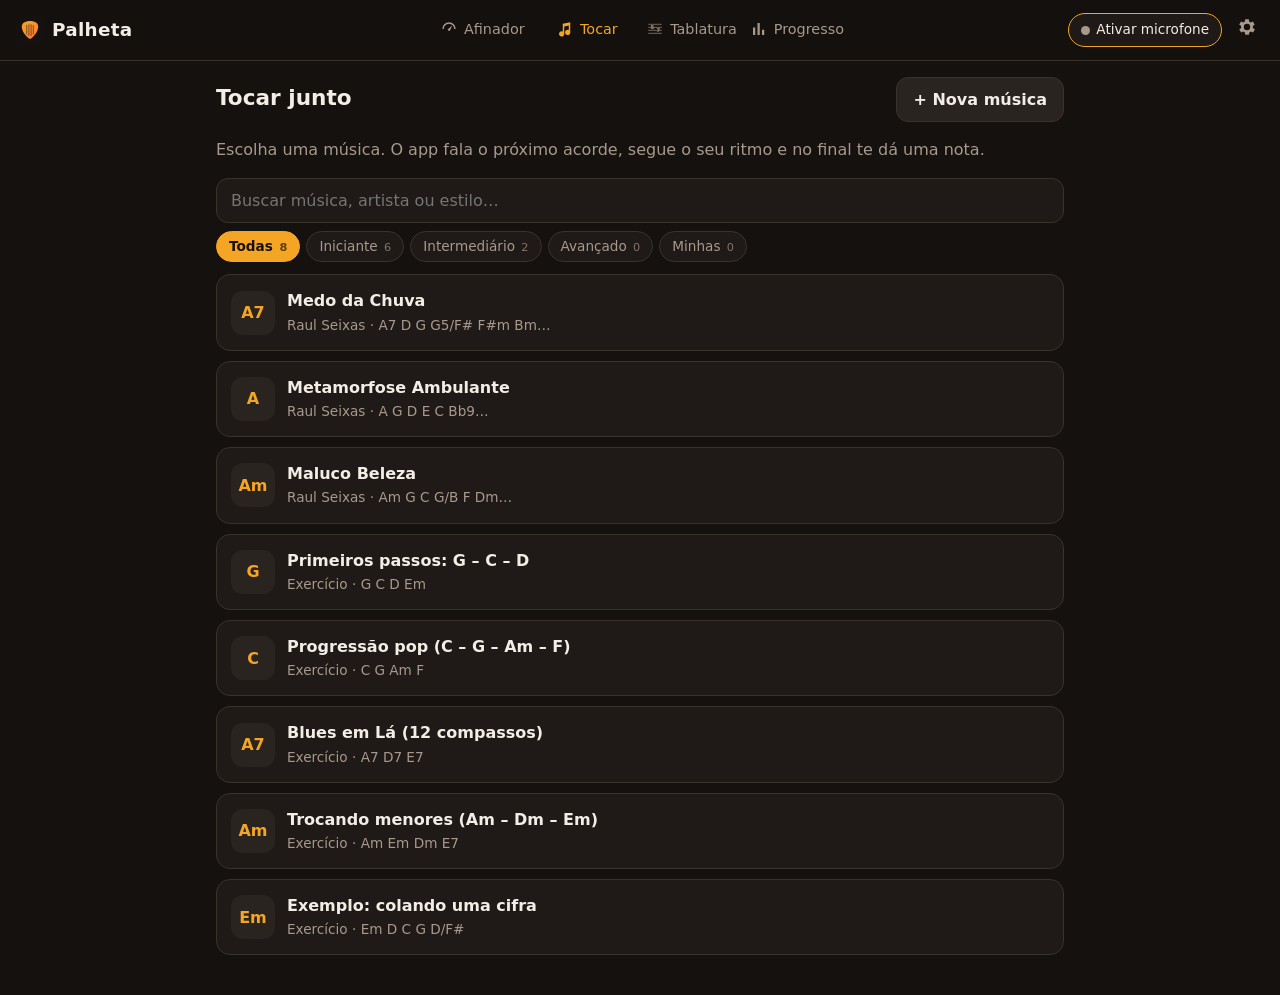
<file: index.html>
<!doctype html>
<html lang="pt-BR">
<head>
  <meta charset="utf-8" />
  <meta name="viewport" content="width=device-width, initial-scale=1, viewport-fit=cover" />
  <title>Palheta — treino de guitarra</title>
  <meta name="description" content="Afinador, acompanhamento de acordes no seu ritmo e treino de solos com tablatura." />
  <meta name="theme-color" content="#14110f" />
  <link rel="manifest" href="manifest.webmanifest" />
  <link rel="icon" href="icons/icon.svg" type="image/svg+xml" />
  <link rel="apple-touch-icon" href="icons/icon-192.png" />
  <meta name="apple-mobile-web-app-capable" content="yes" />
  <meta name="apple-mobile-web-app-status-bar-style" content="black-translucent" />
  <link rel="stylesheet" href="css/styles.css" />
</head>
<body>
  <header class="topbar">
    <div class="brand">
      <img src="icons/icon.svg" alt="" width="28" height="28" />
      <span>Palheta</span>
    </div>
    <div class="top-actions">
      <button id="btn-install" class="chip hidden" type="button">Instalar app</button>
      <button id="btn-mic" class="chip mic-off" type="button" aria-live="polite">
        <span class="mic-dot"></span><span class="mic-label">Microfone desligado</span>
      </button>
      <button id="btn-settings" class="icon-btn" type="button" aria-label="Ajustes">
        <svg viewBox="0 0 24 24" width="22" height="22"><path fill="currentColor" d="M19.4 13a7.5 7.5 0 0 0 0-2l2-1.6-2-3.4-2.4 1a7 7 0 0 0-1.7-1L15 3.5h-4l-.4 2.5a7 7 0 0 0-1.7 1l-2.4-1-2 3.4L6.6 11a7.5 7.5 0 0 0 0 2l-2 1.6 2 3.4 2.4-1a7 7 0 0 0 1.7 1l.4 2.5h4l.4-2.5a7 7 0 0 0 1.7-1l2.4 1 2-3.4zM13 15.5a3.5 3.5 0 1 1 0-7 3.5 3.5 0 0 1 0 7z" transform="translate(-1 0)"/></svg>
      </button>
    </div>
  </header>

  <main id="main">
    <!-- AFINADOR -->
    <section id="view-tuner" class="view" data-view="tuner">
      <div class="tuner card">
        <div class="tuner-note">
          <div id="tuner-letter" class="big-note">–</div>
          <div id="tuner-solfege" class="solfege">Toque uma corda</div>
        </div>
        <div class="meter" aria-hidden="true">
          <div class="meter-scale">
            <span>-50</span><span>-25</span><span class="zero">0</span><span>+25</span><span>+50</span>
          </div>
          <div class="meter-track"><div class="meter-center"></div><div id="tuner-needle" class="needle"></div></div>
        </div>
        <div class="tuner-readout">
          <span id="tuner-cents">— cents</span>
          <span id="tuner-freq">— Hz</span>
        </div>
        <div id="tuner-status" class="tuner-status">Aguardando som…</div>
      </div>

      <div class="card">
        <div class="row-between">
          <h3>Cordas</h3>
          <select id="tuning-select" aria-label="Afinação"></select>
        </div>
        <div id="strings" class="strings"></div>
        <p class="muted small">Toque em uma corda para ouvir a nota de referência.</p>
      </div>

      <div class="card">
        <h3>Detector de acordes</h3>
        <div class="detector">
          <div id="detector-chord" class="detector-chord">–</div>
          <div class="chroma" id="chroma-bars"></div>
        </div>
        <div class="level"><div id="level-bar"></div><div id="level-gate"></div></div>
        <p class="muted small">Use para testar se o app está ouvindo bem. Se a barra não passar da marca, aumente a sensibilidade nos ajustes.</p>
      </div>
    </section>

    <!-- TOCAR (ACORDES) -->
    <section id="view-play" class="view" data-view="play">
      <div id="play-list-panel">
        <div class="row-between">
          <h2>Tocar junto</h2>
          <button id="btn-new-song" class="btn" type="button">+ Nova música</button>
        </div>
        <p class="muted">Escolha uma música. O app fala o próximo acorde, segue o seu ritmo e no final te dá uma nota.</p>
        <div class="filters" id="song-filters">
          <input type="search" class="search" placeholder="Buscar música, artista ou estilo…" aria-label="Buscar músicas" />
          <div class="filter-chips"></div>
        </div>
        <div id="song-list" class="list"></div>
      </div>

      <div id="play-setup-panel" class="hidden">
        <button class="back" type="button" data-back="play">← Músicas</button>
        <div class="card">
          <h2 id="setup-title"></h2>
          <p id="setup-artist" class="muted"></p>
          <div id="setup-meta" class="meta-tags"></div>
          <div id="setup-recording" class="note hidden"></div>
          <div id="setup-lyrics" class="note hidden"></div>
          <div id="setup-chords" class="chips"></div>
          <div class="actions left">
            <button id="btn-lyrics-song" class="btn ghost small" type="button">📝 Adicionar letra</button>
            <button id="btn-record-song" class="btn ghost small" type="button">⏺ Gravar durações</button>
            <button id="btn-copy-song" class="btn ghost small" type="button">⧉ Copiar como texto</button>
          </div>
        </div>
        <div class="card form">
          <label>Modo
            <div class="seg" id="mode-seg">
              <button type="button" data-mode="follow" class="on">Seguir meu ritmo</button>
              <button type="button" data-mode="metronome">Metrônomo fixo</button>
            </div>
          </label>
          <p id="mode-help" class="muted small"></p>
          <label>Andamento inicial: <b><span id="bpm-val"></span> BPM</b>
            <input id="bpm-range" type="range" min="40" max="200" step="1" />
          </label>
          <label class="check"><input id="opt-countin" type="checkbox" checked /> Contagem antes de começar</label>
          <label class="check" id="opt-click-wrap"><input id="opt-click" type="checkbox" checked /> Clique do metrônomo durante a música</label>
          <label class="check"><input id="opt-voice" type="checkbox" /> Voz anunciando os acordes</label>
          <div class="actions">
            <button id="btn-edit-song" class="btn ghost" type="button">Editar</button>
            <button id="btn-start-song" class="btn primary big" type="button">▶ Começar</button>
          </div>
        </div>
      </div>

      <div id="play-session-panel" class="hidden">
        <div class="session-head">
          <div>
            <div id="sess-title" class="sess-title"></div>
            <div id="sess-sub" class="muted small"></div>
          </div>
          <div class="sess-stats">
            <div><span id="sess-bpm">–</span><small>BPM</small></div>
          </div>
        </div>
        <div class="stage card">
          <div id="sess-count" class="countin hidden"></div>
          <div class="now">
            <div class="now-label">Toque agora</div>
            <div id="sess-chord" class="now-chord">–</div>
            <div id="sess-chord-name" class="now-name"></div>
            <div class="beats" id="sess-beats"></div>
          </div>
          <div class="shape-wrap">
            <div id="sess-shape" class="shape"></div>
            <button id="btn-hear" class="chip" type="button">🔊 Ouvir</button>
          </div>
          <div class="next">
            <div class="now-label">Próximo</div>
            <div id="sess-next" class="next-chord">–</div>
          </div>
        </div>
        <div id="lyrics-view" class="card lyrics-view hidden" aria-live="off"></div>
        <div class="listen card">
          <div class="listen-row">
            <span class="muted">Ouvindo:</span>
            <b id="sess-detected">–</b>
            <span id="sess-match" class="match-dot"></span>
          </div>
          <div id="sess-hint" class="hint"></div>
        </div>
        <div id="timeline" class="timeline"></div>
        <div class="actions">
          <button id="btn-skip" class="btn ghost" type="button">Pular acorde</button>
          <button id="btn-stop" class="btn danger" type="button">■ Parar</button>
        </div>
      </div>

      <div id="play-results-panel" class="hidden"></div>
    </section>

    <!-- TABLATURA -->
    <section id="view-tab" class="view" data-view="tab">
      <div id="tab-list-panel">
        <div class="row-between">
          <h2>Tablatura / solos</h2>
          <button id="btn-new-tab" class="btn" type="button">+ Nova tablatura</button>
        </div>
        <p class="muted">Treine solos nota a nota. Cole uma tablatura em texto (e|---5---) e o app confere cada nota que você toca.</p>
        <div class="filters" id="tab-filters">
          <input type="search" class="search" placeholder="Buscar tablatura…" aria-label="Buscar tablaturas" />
          <div class="filter-chips"></div>
        </div>
        <div id="tab-list" class="list"></div>
      </div>

      <div id="tab-setup-panel" class="hidden">
        <button class="back" type="button" data-back="tab">← Tablaturas</button>
        <div class="card">
          <h2 id="tsetup-title"></h2>
          <p id="tsetup-info" class="muted"></p>
          <div id="tsetup-meta" class="meta-tags"></div>
          <div id="tsetup-preview" class="tab-scroll"></div>
        </div>
        <div class="card form">
          <label>Modo
            <div class="seg" id="tmode-seg">
              <button type="button" data-mode="wait" class="on">Espera (no meu tempo)</button>
              <button type="button" data-mode="metronome">Com metrônomo</button>
            </div>
          </label>
          <p id="tmode-help" class="muted small"></p>
          <div id="tmetro-opts">
            <label>Andamento: <b><span id="tbpm-val"></span> BPM</b>
              <input id="tbpm-range" type="range" min="30" max="200" step="1" />
            </label>
            <label>Notas por tempo
              <select id="tperbeat">
                <option value="1">1 (semínimas)</option>
                <option value="2">2 (colcheias)</option>
                <option value="3">3 (tercinas)</option>
                <option value="4">4 (semicolcheias)</option>
              </select>
            </label>
          </div>
          <label class="check"><input id="topt-speak" type="checkbox" /> Falar cada nota (modo espera)</label>
          <div class="actions">
            <button id="btn-copy-tab" class="btn ghost" type="button">⧉ Copiar</button>
            <button id="btn-edit-tab" class="btn ghost" type="button">Editar</button>
            <button id="btn-start-tab" class="btn primary big" type="button">▶ Começar</button>
          </div>
        </div>
      </div>

      <div id="tab-session-panel" class="hidden">
        <div class="session-head">
          <div>
            <div id="tsess-title" class="sess-title"></div>
            <div id="tsess-sub" class="muted small"></div>
          </div>
          <div class="sess-stats"><div><span id="tsess-progress">0/0</span><small>notas</small></div></div>
        </div>
        <div class="card tab-now">
          <div>
            <div class="now-label">Toque agora</div>
            <div id="tsess-note" class="now-chord small-chord">–</div>
            <div id="tsess-where" class="now-name"></div>
          </div>
          <div>
            <div class="now-label">Ouvindo</div>
            <div id="tsess-detected" class="detected-note">–</div>
          </div>
        </div>
        <div id="tsess-hint" class="hint"></div>
        <div id="tsess-tab" class="tab-scroll live"></div>
        <div class="actions">
          <button id="btn-tstop" class="btn danger" type="button">■ Parar</button>
        </div>
      </div>

      <div id="tab-results-panel" class="hidden"></div>
    </section>

    <!-- PROGRESSO -->
    <section id="view-progress" class="view" data-view="progress">
      <div class="row-between">
        <h2>Seu progresso</h2>
        <button id="btn-clear-history" class="btn ghost small" type="button">Limpar</button>
      </div>
      <div id="progress-summary" class="stats-grid"></div>
      <div id="history-list" class="list"></div>
    </section>
  </main>

  <nav class="tabbar" aria-label="Navegação">
    <button data-nav="tuner" type="button">
      <svg viewBox="0 0 24 24"><path d="M12 3a9 9 0 0 0-9 9h2a7 7 0 0 1 14 0h2a9 9 0 0 0-9-9zm4.2 4.4-4.9 4.2a1.6 1.6 0 1 0 2.2 2.2z" fill="currentColor"/></svg>
      <span>Afinador</span>
    </button>
    <button data-nav="play" type="button">
      <svg viewBox="0 0 24 24"><path d="M19 3 9 5v10.3A3.5 3.5 0 1 0 11 18V8.6l6-1.2v5.9A3.5 3.5 0 1 0 19 16z" fill="currentColor"/></svg>
      <span>Tocar</span>
    </button>
    <button data-nav="tab" type="button">
      <svg viewBox="0 0 24 24"><path d="M3 5h18v1.5H3zm0 4h18v1.5H3zm0 4h18v1.5H3zm0 4h18v1.5H3z" fill="currentColor" opacity=".5"/><text x="6" y="12" font-size="7" font-weight="700" fill="currentColor">5</text><text x="14" y="16" font-size="7" font-weight="700" fill="currentColor">7</text></svg>
      <span>Tablatura</span>
    </button>
    <button data-nav="progress" type="button">
      <svg viewBox="0 0 24 24"><path d="M4 20V10h3v10zm6 0V4h3v16zm6 0v-7h3v7z" fill="currentColor"/></svg>
      <span>Progresso</span>
    </button>
  </nav>

  <!-- Editor de música / tablatura -->
  <dialog id="editor" class="sheet">
    <form method="dialog" id="editor-form">
      <div class="sheet-head">
        <h2 id="editor-title">Nova música</h2>
        <button type="button" class="icon-btn" data-close aria-label="Fechar">✕</button>
      </div>
      <label>Título <input name="title" required maxlength="80" /></label>
      <label>Artista <input name="artist" maxlength="80" /></label>
      <div class="two">
        <label>BPM <input name="bpm" type="number" min="30" max="240" value="80" /></label>
        <label id="ed-bpb-wrap">Tempos por compasso <input name="beatsPerBar" type="number" min="2" max="12" value="4" /></label>
        <label id="ed-perbeat-wrap" class="hidden">Notas por tempo <input name="perBeat" type="number" min="1" max="4" value="2" /></label>
      </div>
      <div class="two">
        <label id="ed-key-wrap">Tom <input name="key" maxlength="6" placeholder="ex.: D" /></label>
        <label id="ed-capo-wrap">Capotraste <input name="capo" type="number" min="0" max="12" value="0" /></label>
        <label>Nível
          <select name="level">
            <option value="iniciante">Iniciante</option>
            <option value="intermediario">Intermediário</option>
            <option value="avancado">Avançado</option>
          </select>
        </label>
      </div>
      <label>Estilos / tags <input name="tags" maxlength="120" placeholder="rock, nacional, anos 70" /></label>
      <label><span id="ed-text-label">Acordes / cifra</span>
        <textarea name="text" rows="10" spellcheck="false"></textarea>
      </label>
      <details class="help" id="ed-help-chords">
        <summary>Como escrever</summary>
        <ul>
          <li><b>Cole a cifra inteira</b> (ex.: do Cifra Club). As linhas com letra são ignoradas, cada acorde vira 1 compasso.</li>
          <li><code>| G . C . | D |</code> — compassos; cada <code>.</code> estende o acorde anterior.</li>
          <li><code>G:2 C:2 D:4</code> — duração em tempos.</li>
          <li><code>[Refrão]</code> ou <code>Intro:</code> — nome da parte. <code>(2x)</code> no fim repete a linha.</li>
          <li><code>Estrutura: Intro, A, Refrão, B, Refrão</code> — escreva cada parte uma vez e diga a ordem.</li>
          <li>Não sabe quanto dura cada acorde? Salve e use <b>Gravar durações</b> tocando com o metrônomo.</li>
        </ul>
      </details>
      <details class="help hidden" id="ed-help-tab">
        <summary>Como escrever</summary>
        <ul>
          <li>Cole a tablatura em texto com 6 linhas por bloco (corda 1 em cima).</li>
          <li>O espaçamento entre os números define a duração relativa das notas.</li>
          <li>Técnicas (h, p, b, /, ~) são aceitas, mas o app confere só a altura de cada nota.</li>
        </ul>
      </details>
      <div id="editor-preview" class="preview"></div>
      <div class="actions">
        <button type="button" id="editor-delete" class="btn danger ghost">Excluir</button>
        <button type="submit" class="btn primary">Salvar</button>
      </div>
    </form>
  </dialog>

  <!-- Letra -->
  <dialog id="lyrics-dialog" class="sheet">
    <form method="dialog" id="lyrics-form">
      <div class="sheet-head">
        <h2>Letra: <span id="lyrics-song"></span></h2>
        <button type="button" class="icon-btn" data-close aria-label="Fechar">✕</button>
      </div>
      <p class="muted small">Abra a cifra no site (ex.: Cifra Club), selecione tudo, copie (Ctrl+C) e cole aqui (Ctrl+V). O app acha sozinho em que palavra cada acorde entra.</p>
      <p class="muted small">🔒 A letra fica salva <b>só neste aparelho</b>.</p>
      <label><textarea name="text" rows="12" spellcheck="false" placeholder="Cole a cifra completa aqui (acordes + letra)"></textarea></label>
      <div id="lyrics-preview" class="preview"></div>
      <div class="actions">
        <button type="button" id="lyrics-remove" class="btn danger ghost">Remover letra</button>
        <button type="submit" class="btn primary">Salvar letra</button>
      </div>
    </form>
  </dialog>

  <!-- Ajustes -->
  <dialog id="settings" class="sheet">
    <form method="dialog" id="settings-form">
      <div class="sheet-head">
        <h2>Ajustes</h2>
        <button type="button" class="icon-btn" data-close aria-label="Fechar">✕</button>
      </div>
      <label>Sensibilidade do microfone: <b id="sens-val"></b>
        <input name="sensitivity" type="range" min="1" max="10" step="1" />
      </label>
      <p class="muted small">Ambiente barulhento → diminua. Violão baixinho ou celular longe → aumente.</p>
      <label class="check"><input name="voice" type="checkbox" /> Voz anunciando acordes e notas</label>
      <label>Quando anunciar
        <select name="announce">
          <option value="before">Um tempo antes da troca</option>
          <option value="now">Na hora da troca ("Agora Ré")</option>
        </select>
      </label>
      <label>Velocidade da voz <input name="voiceRate" type="range" min="0.8" max="1.6" step="0.1" /></label>
      <label>Volume do metrônomo <input name="metronomeVolume" type="range" min="0" max="1" step="0.05" /></label>
      <button type="button" id="btn-test-voice" class="btn ghost">Testar voz</button>
      <hr style="border:0;border-top:1px solid var(--line);margin:16px 0" />
      <label>Atraso do áudio: <b id="lat-val"></b> ms
        <input name="latencyMs" type="range" min="0" max="300" step="5" />
      </label>
      <button type="button" id="btn-calibrate" class="btn ghost">Calibrar automaticamente</button>
      <p class="muted small">Compensa o atraso entre o som e o app nos modos com metrônomo. Para calibrar: sem fone, volume alto e silêncio — o app toca 8 cliques e mede.</p>
      <p class="muted small">Dica: com fone de ouvido o app escuta melhor a guitarra (a voz e o clique não vazam no microfone).</p>
    </form>
  </dialog>

  <div id="toast" class="toast" role="status"></div>

  <script type="module" src="js/main.js"></script>
</body>
</html>
</file>
<file: css/styles.css>
:root {
  --bg: #14110f;
  --surface: #1f1a17;
  --surface-2: #2a2420;
  --line: #3a322c;
  --text: #f4ede6;
  --muted: #a8998c;
  --accent: #f5a524;
  --accent-2: #ff7a3d;
  --good: #4ade80;
  --bad: #f87171;
  --warn: #facc15;
  --radius: 16px;
  --tabbar-h: 64px;
  --safe-b: env(safe-area-inset-bottom, 0px);
  color-scheme: dark;
}

* { box-sizing: border-box; }
html, body { margin: 0; height: 100%; }
body {
  background: var(--bg);
  color: var(--text);
  font: 16px/1.45 system-ui, -apple-system, "Segoe UI", Roboto, "Helvetica Neue", Arial, sans-serif;
  -webkit-font-smoothing: antialiased;
  overscroll-behavior: none;
}
h2 { font-size: 1.35rem; margin: 0 0 .25rem; }
h3 { font-size: 1.05rem; margin: 0 0 .5rem; }
button, input, select, textarea { font: inherit; color: inherit; }
.hidden { display: none !important; }
.muted { color: var(--muted); }
.small { font-size: .85rem; }
code { background: var(--surface-2); padding: 1px 5px; border-radius: 6px; font-size: .9em; }

/* ---------- Top bar ---------- */
.topbar {
  position: sticky; top: 0; z-index: 10;
  display: flex; align-items: center; justify-content: space-between;
  padding: calc(10px + env(safe-area-inset-top, 0px)) 16px 10px;
  background: rgba(20, 17, 15, .92);
  backdrop-filter: blur(8px);
  border-bottom: 1px solid var(--line);
}
.brand { display: flex; align-items: center; gap: 8px; font-weight: 800; font-size: 1.15rem; letter-spacing: .3px; }
.top-actions { display: flex; align-items: center; gap: 8px; }
.chip {
  display: inline-flex; align-items: center; gap: 6px;
  border: 1px solid var(--line); background: var(--surface);
  padding: 6px 12px; border-radius: 999px; font-size: .85rem; cursor: pointer;
}
.chip:hover { border-color: var(--accent); }
.mic-dot { width: 9px; height: 9px; border-radius: 50%; background: var(--muted); }
.mic-on .mic-dot { background: var(--good); box-shadow: 0 0 8px var(--good); }
.mic-off { border-color: var(--accent); }
.icon-btn { background: none; border: 0; padding: 6px; cursor: pointer; color: var(--muted); border-radius: 10px; }
.icon-btn:hover { color: var(--text); background: var(--surface); }

/* ---------- Layout ---------- */
main {
  max-width: 880px; margin: 0 auto;
  padding: 16px 16px calc(var(--tabbar-h) + var(--safe-b) + 24px);
}
.view { display: none; animation: fade .2s ease; }
.view.active { display: block; }
@keyframes fade { from { opacity: 0; transform: translateY(4px); } to { opacity: 1; transform: none; } }

.card {
  background: var(--surface); border: 1px solid var(--line);
  border-radius: var(--radius); padding: 16px; margin-bottom: 14px;
}
.row-between { display: flex; align-items: center; justify-content: space-between; gap: 12px; flex-wrap: wrap; margin-bottom: 8px; }
.actions { display: flex; gap: 10px; justify-content: flex-end; flex-wrap: wrap; margin-top: 12px; }

.btn {
  border: 1px solid var(--line); background: var(--surface-2);
  padding: 10px 16px; border-radius: 12px; cursor: pointer; font-weight: 600;
}
.btn:hover { border-color: var(--accent); }
.btn.primary { background: linear-gradient(135deg, var(--accent), var(--accent-2)); color: #1b1108; border: 0; }
.btn.big { padding: 14px 26px; font-size: 1.05rem; }
.btn.ghost { background: transparent; }
.btn.danger { border-color: #7f2d2d; color: #fca5a5; }
.btn.danger:not(.ghost) { background: #3b1818; }
.btn.small { padding: 6px 12px; font-size: .85rem; }
.back { background: none; border: 0; color: var(--accent); cursor: pointer; padding: 4px 0 12px; font-weight: 600; }

/* ---------- Tab bar ---------- */
.tabbar {
  position: fixed; left: 0; right: 0; bottom: 0; z-index: 20;
  display: grid; grid-template-columns: repeat(4, 1fr);
  height: calc(var(--tabbar-h) + var(--safe-b)); padding-bottom: var(--safe-b);
  background: rgba(24, 20, 17, .97); border-top: 1px solid var(--line);
}
.tabbar button {
  background: none; border: 0; color: var(--muted); cursor: pointer;
  display: flex; flex-direction: column; align-items: center; justify-content: center; gap: 2px; font-size: .75rem;
}
.tabbar svg { width: 24px; height: 24px; }
.tabbar button.active { color: var(--accent); }

@media (min-width: 900px) {
  .tabbar { top: 0; bottom: auto; left: 50%; right: auto; transform: translateX(-50%);
    width: 420px; height: 58px; padding: 0; background: transparent; border: 0; z-index: 11; }
  .tabbar button { flex-direction: row; gap: 6px; font-size: .9rem; }
  .tabbar svg { width: 18px; height: 18px; }
  main { padding-bottom: 40px; }
}

/* ---------- Tuner ---------- */
.tuner { text-align: center; padding: 24px 16px; }
.big-note { font-size: clamp(4rem, 18vw, 7rem); font-weight: 800; line-height: 1; letter-spacing: -2px; }
.big-note sub { font-size: .35em; font-weight: 600; color: var(--muted); letter-spacing: 0; }
.solfege { color: var(--muted); font-size: 1.1rem; margin-top: 4px; min-height: 1.5em; }
.meter { margin: 22px auto 6px; max-width: 520px; }
.meter-scale { display: flex; justify-content: space-between; font-size: .75rem; color: var(--muted); padding: 0 2px 4px; }
.meter-scale .zero { color: var(--good); font-weight: 700; }
.meter-track {
  position: relative; height: 14px; border-radius: 999px;
  background: linear-gradient(90deg, var(--bad), var(--warn) 35%, var(--good) 48%, var(--good) 52%, var(--warn) 65%, var(--bad));
  opacity: .9;
}
.meter-center { position: absolute; left: 50%; top: -6px; bottom: -6px; width: 2px; background: var(--text); transform: translateX(-1px); }
.needle {
  position: absolute; top: -9px; left: 50%; width: 6px; height: 32px; margin-left: -3px;
  background: var(--text); border-radius: 3px; box-shadow: 0 0 10px rgba(0, 0, 0, .6);
  transition: left .08s linear;
}
.needle.in-tune { background: var(--good); box-shadow: 0 0 14px var(--good); }
.tuner-readout { display: flex; justify-content: center; gap: 24px; color: var(--muted); font-variant-numeric: tabular-nums; margin-top: 10px; }
.tuner-status { margin-top: 10px; font-weight: 700; min-height: 1.5em; }
.tuner-status.good { color: var(--good); }
.tuner-status.low, .tuner-status.high { color: var(--warn); }

select, input:not([type]), input[type=number], input[type=text], textarea {
  background: var(--surface-2); border: 1px solid var(--line); border-radius: 10px; padding: 8px 10px; width: 100%;
}
select { width: auto; }
textarea { font-family: ui-monospace, "Cascadia Mono", Consolas, monospace; font-size: .9rem; resize: vertical; }
input[type=range] { width: 100%; accent-color: var(--accent); }
input[type=checkbox] { accent-color: var(--accent); width: 18px; height: 18px; }

.strings { display: grid; grid-template-columns: repeat(6, 1fr); gap: 8px; margin: 8px 0; }
.string-btn {
  background: var(--surface-2); border: 2px solid var(--line); border-radius: 12px; padding: 10px 0;
  cursor: pointer; display: flex; flex-direction: column; align-items: center;
}
.string-btn b { font-size: 1.25rem; }
.string-btn small { color: var(--muted); font-size: .7rem; }
.string-btn.target { border-color: var(--accent); }
.string-btn.tuned { border-color: var(--good); background: rgba(74, 222, 128, .1); }

.detector { display: flex; align-items: center; gap: 16px; }
.detector-chord { font-size: 2.4rem; font-weight: 800; min-width: 3.5em; text-align: center; }
.chroma { flex: 1; display: grid; grid-template-columns: repeat(12, 1fr); gap: 3px; align-items: end; height: 70px; }
.chroma div { background: var(--accent); border-radius: 3px 3px 0 0; min-height: 2px; position: relative; }
.chroma div span { position: absolute; bottom: -18px; left: 0; right: 0; text-align: center; font-size: .6rem; color: var(--muted); }
.level { position: relative; height: 8px; background: var(--surface-2); border-radius: 999px; margin: 28px 0 8px; overflow: hidden; }
#level-bar { height: 100%; width: 0; background: var(--good); transition: width .05s linear; }
#level-gate { position: absolute; top: 0; bottom: 0; width: 2px; background: var(--warn); }

/* ---------- Lists ---------- */
.list { display: grid; gap: 10px; }
.item {
  display: flex; align-items: center; gap: 12px; text-align: left; width: 100%;
  background: var(--surface); border: 1px solid var(--line); border-radius: 14px; padding: 14px; cursor: pointer;
}
.item:hover { border-color: var(--accent); }
.item .icon {
  width: 44px; height: 44px; flex: none; display: grid; place-items: center; border-radius: 12px;
  background: var(--surface-2); color: var(--accent); font-weight: 800;
}
.item .meta { flex: 1; min-width: 0; }
.item .meta b { display: block; white-space: nowrap; overflow: hidden; text-overflow: ellipsis; }
.item .meta span { color: var(--muted); font-size: .85rem; }
.badge { font-size: .8rem; font-weight: 700; padding: 3px 8px; border-radius: 999px; background: var(--surface-2); color: var(--muted); white-space: nowrap; }
.badge.good { color: var(--good); }
.badge.mid { color: var(--warn); }
.badge.bad { color: var(--bad); }

.chips { display: flex; flex-wrap: wrap; gap: 6px; margin-top: 8px; }
.chips span { background: var(--surface-2); border: 1px solid var(--line); border-radius: 8px; padding: 2px 8px; font-weight: 700; font-size: .9rem; }
.chips small { color: var(--muted); font-weight: 400; }
.chips .sec { background: none; border: 0; color: var(--accent); font-size: .75rem; text-transform: uppercase; letter-spacing: .5px; width: 100%; padding: 6px 0 0; }

.form label { display: block; margin-bottom: 12px; font-weight: 600; }
.form label.check, .sheet label.check { display: flex; align-items: center; gap: 10px; font-weight: 500; }
.seg { display: flex; background: var(--surface-2); border-radius: 12px; padding: 4px; margin-top: 6px; }
.seg button { flex: 1; background: none; border: 0; padding: 9px 6px; border-radius: 9px; cursor: pointer; color: var(--muted); font-weight: 600; }
.seg button.on { background: var(--accent); color: #1b1108; }

/* ---------- Session ---------- */
.session-head { display: flex; justify-content: space-between; align-items: center; margin-bottom: 12px; gap: 12px; }
.sess-title { font-weight: 800; font-size: 1.1rem; }
.sess-stats { display: flex; gap: 16px; text-align: center; }
.sess-stats span { display: block; font-size: 1.6rem; font-weight: 800; font-variant-numeric: tabular-nums; }
.sess-stats small { color: var(--muted); font-size: .75rem; }

.stage { position: relative; display: grid; grid-template-columns: 1.3fr 1fr .8fr; align-items: center; gap: 12px; min-height: 230px; }
.now-label { color: var(--muted); font-size: .8rem; text-transform: uppercase; letter-spacing: 1px; }
.now-chord { font-size: clamp(3.5rem, 14vw, 6.5rem); font-weight: 900; line-height: 1.05; color: var(--accent); transition: color .15s; }
.now-chord.ok { color: var(--good); }
.now-chord.small-chord { font-size: clamp(2.6rem, 10vw, 4rem); }
.now-name { color: var(--muted); font-size: 1.05rem; }
.next-chord { font-size: 2.2rem; font-weight: 800; color: var(--text); opacity: .75; }
.shape-wrap { display: flex; flex-direction: column; align-items: center; gap: 6px; }
.shape { min-height: 120px; display: grid; place-items: center; }
.chord-svg .str, .chord-svg .fret { stroke: var(--muted); stroke-width: 1; }
.chord-svg .nut { fill: var(--text); }
.chord-svg .dot { fill: var(--accent); }
.chord-svg .open { fill: none; stroke: var(--text); stroke-width: 1.3; }
.chord-svg .mark { fill: var(--muted); font-size: 11px; }
.chord-svg .fret-label { fill: var(--muted); font-size: 9px; }
.no-shape { color: var(--muted); font-size: .85rem; }

.beats { display: flex; gap: 6px; margin-top: 10px; flex-wrap: wrap; }
.beats i { width: 14px; height: 14px; border-radius: 50%; background: var(--surface-2); border: 1px solid var(--line); }
.beats i.on { background: var(--accent); border-color: var(--accent); }
.beats i.past { background: rgba(245, 165, 36, .35); }

.countin {
  position: absolute; inset: 0; display: grid; place-items: center; z-index: 2;
  background: rgba(20, 17, 15, .88); border-radius: var(--radius);
  font-size: 5rem; font-weight: 900; color: var(--accent);
}
.countin small { display: block; font-size: 1.1rem; color: var(--muted); font-weight: 500; text-align: center; }

.listen-row { display: flex; align-items: center; gap: 10px; font-size: 1.1rem; }
.match-dot { width: 12px; height: 12px; border-radius: 50%; background: var(--surface-2); }
.match-dot.ok { background: var(--good); box-shadow: 0 0 10px var(--good); }
.match-dot.no { background: var(--bad); }
.hint { color: var(--warn); min-height: 1.4em; margin-top: 6px; font-weight: 600; }

.timeline { display: flex; gap: 4px; overflow-x: auto; padding: 4px 2px 10px; scroll-behavior: smooth; scrollbar-width: thin; }
.timeline .seg-block {
  flex: none; min-width: 44px; padding: 8px 6px; border-radius: 10px; text-align: center;
  background: var(--surface); border: 1px solid var(--line); font-weight: 700; font-size: .9rem;
}
.timeline .seg-block small { display: block; color: var(--muted); font-weight: 400; font-size: .7rem; }
.timeline .seg-block.cur { border-color: var(--accent); background: rgba(245, 165, 36, .15); }
.timeline .seg-block.done-good { border-color: rgba(74, 222, 128, .5); }
.timeline .seg-block.done-bad { border-color: rgba(248, 113, 113, .5); }

@media (max-width: 640px) {
  .stage { grid-template-columns: 1fr 1fr; }
  .stage .now { grid-column: 1 / -1; text-align: center; }
  .stage .beats { justify-content: center; }
}

/* ---------- Tab ---------- */
.tab-scroll { overflow-x: auto; background: var(--surface); border: 1px solid var(--line); border-radius: var(--radius); padding: 10px 0; margin: 10px 0; }
.tab-svg text { font: 700 13px ui-monospace, Consolas, monospace; fill: var(--text); }
.tab-svg .tline { stroke: var(--line); stroke-width: 1.2; }
.tab-svg .slabel { fill: var(--muted); font-weight: 600; }
.tab-svg .nbg { fill: var(--surface); }
.tab-svg .n-cur .nbg { fill: var(--accent); }
.tab-svg .n-cur text { fill: #1b1108; }
.tab-svg .n-ok text { fill: var(--good); }
.tab-svg .n-bad text { fill: var(--bad); }
.tab-svg .cursor { stroke: var(--accent); stroke-width: 2; opacity: .6; }
.tab-now { display: grid; grid-template-columns: 1fr auto; align-items: center; gap: 12px; }
.detected-note { font-size: 2rem; font-weight: 800; text-align: right; font-variant-numeric: tabular-nums; }
.detected-note.ok { color: var(--good); }
.detected-note.no { color: var(--bad); }

/* ---------- Results ---------- */
.results { text-align: center; }
.score-ring { position: relative; width: 170px; height: 170px; margin: 8px auto 4px; }
.score-ring svg { transform: rotate(-90deg); }
.score-ring .val { position: absolute; inset: 0; display: grid; place-items: center; font-size: 3rem; font-weight: 900; }
.score-ring .val small { display: block; font-size: .9rem; color: var(--muted); font-weight: 500; margin-top: -10px; }
.grade { font-size: 1.3rem; font-weight: 800; margin-bottom: 10px; }
.metric { text-align: left; margin: 12px 0; }
.metric .row-between { margin: 0 0 4px; }
.bar { height: 10px; background: var(--surface-2); border-radius: 999px; overflow: hidden; }
.bar div { height: 100%; border-radius: 999px; background: var(--accent); }
.bar div.good { background: var(--good); }
.bar div.bad { background: var(--bad); }
.tips { text-align: left; padding-left: 20px; }
.tips li { margin-bottom: 6px; }
.extra-stats { display: flex; justify-content: center; gap: 22px; flex-wrap: wrap; color: var(--muted); margin: 6px 0 2px; }
.extra-stats b { color: var(--text); }
table.detail { width: 100%; border-collapse: collapse; font-size: .9rem; }
table.detail th, table.detail td { padding: 6px 4px; border-bottom: 1px solid var(--line); text-align: left; }
table.detail th { color: var(--muted); font-weight: 600; }

.stats-grid { display: grid; grid-template-columns: repeat(auto-fit, minmax(140px, 1fr)); gap: 10px; margin-bottom: 14px; }
.stat { background: var(--surface); border: 1px solid var(--line); border-radius: 14px; padding: 12px; }
.stat b { display: block; font-size: 1.6rem; }
.stat span { color: var(--muted); font-size: .8rem; }

/* ---------- Dialogs ---------- */
dialog.sheet {
  width: min(640px, 100vw); max-height: 92vh; margin: auto; padding: 0;
  background: var(--surface); color: var(--text); border: 1px solid var(--line); border-radius: 18px;
}
dialog.sheet::backdrop { background: rgba(0, 0, 0, .6); }
dialog.sheet form { padding: 16px 18px 18px; }
dialog.sheet label { display: block; margin-bottom: 12px; font-weight: 600; }
.sheet-head { display: flex; justify-content: space-between; align-items: center; margin-bottom: 12px; }
.two { display: flex; gap: 12px; }
.two label { flex: 1; }
.help { background: var(--surface-2); border-radius: 10px; padding: 8px 12px; margin-bottom: 10px; font-size: .9rem; }
.help summary { cursor: pointer; font-weight: 600; }
.help ul { margin: 8px 0 4px; padding-left: 18px; }
.preview { font-size: .9rem; }
.preview .err { color: var(--bad); }
@media (max-width: 640px) {
  dialog.sheet { width: 100vw; max-width: 100vw; max-height: 94vh; margin: auto 0 0; border-radius: 18px 18px 0 0; }
}

/* ---------- Busca e filtros ---------- */
.filters { margin: 4px 0 12px; display: grid; gap: 8px; }
.filters .search {
  width: 100%; background: var(--surface); border: 1px solid var(--line); border-radius: 12px; padding: 10px 14px;
}
.filters .search:focus { outline: none; border-color: var(--accent); }
.filter-chips { display: flex; gap: 6px; flex-wrap: wrap; }
.filter-chips button {
  border: 1px solid var(--line); background: var(--surface); color: var(--muted);
  border-radius: 999px; padding: 5px 12px; font-size: .85rem; cursor: pointer;
}
.filter-chips button.on { background: var(--accent); color: #1b1108; border-color: var(--accent); font-weight: 700; }
.filter-chips button small { opacity: .7; margin-left: 2px; }
.empty { color: var(--muted); text-align: center; padding: 24px 8px; }

.meta-tags { display: flex; flex-wrap: wrap; gap: 6px; margin: 6px 0 4px; }
.meta-tags span { font-size: .8rem; border-radius: 999px; padding: 2px 10px; background: var(--surface-2); color: var(--muted); }
.meta-tags span.lv-iniciante { color: var(--good); }
.meta-tags span.lv-intermediario { color: var(--warn); }
.meta-tags span.lv-avancado { color: var(--bad); }
.item .tag-src { font-size: .7rem; text-transform: uppercase; letter-spacing: .5px; color: var(--accent); margin-left: 6px; }
.note { background: rgba(245, 165, 36, .1); border: 1px solid rgba(245, 165, 36, .35); border-radius: 10px; padding: 8px 12px; margin: 8px 0; font-size: .9rem; }
.note button { margin-left: 6px; }
.actions.left { justify-content: flex-start; }
.recording-badge { color: var(--bad); font-weight: 800; animation: blink 1s steps(2) infinite; }
@keyframes blink { 50% { opacity: .35; } }
table.detail td.changed { color: var(--accent); font-weight: 700; }

/* ---------- Letra rolando ---------- */
.lyrics-view { padding: 12px 14px; overflow: hidden; position: relative; }
.lyrics-view .lv-head { display: flex; justify-content: space-between; align-items: center; margin-bottom: 4px; }
.lyrics-view .lv-head button { background: none; border: 0; color: var(--muted); cursor: pointer; font-size: .8rem; }
.lyrics-view .lv-sec { color: var(--accent); font-size: .72rem; text-transform: uppercase; letter-spacing: .6px; margin-top: 6px; }
.lyrics-view .lv-line {
  font-family: ui-monospace, "Cascadia Mono", Consolas, monospace;
  font-size: clamp(.78rem, 3.3vw, 1rem); white-space: pre; overflow-x: auto; scrollbar-width: none;
  padding: 4px 6px; border-radius: 8px; transition: background .2s, opacity .2s; opacity: .45;
}
.lyrics-view .lv-line::-webkit-scrollbar { display: none; }
.lyrics-view .lv-line.cur { opacity: 1; background: rgba(245, 165, 36, .1); }
.lyrics-view .lv-line.next { opacity: .75; }
.lyrics-view .lv-ch { color: var(--accent); font-weight: 800; min-height: 1.2em; }
.lyrics-view .lv-ch b.on { background: var(--accent); color: #1b1108; border-radius: 4px; }
.lyrics-view .lv-ly mark { background: none; color: var(--good); font-weight: 800; text-decoration: underline; text-underline-offset: 3px; }
.lyrics-view .lv-inst { color: var(--muted); font-style: italic; }

/* ---------- Mic gate / toast ---------- */
.mic-gate { text-align: center; padding: 28px 18px; }
.mic-gate p { color: var(--muted); }
.toast {
  position: fixed; left: 50%; bottom: calc(var(--tabbar-h) + var(--safe-b) + 16px); transform: translateX(-50%) translateY(20px);
  background: var(--surface-2); border: 1px solid var(--line); padding: 10px 16px; border-radius: 12px; z-index: 50;
  opacity: 0; pointer-events: none; transition: all .2s; max-width: calc(100vw - 32px);
}
.toast.show { opacity: 1; transform: translateX(-50%); }
</file>
